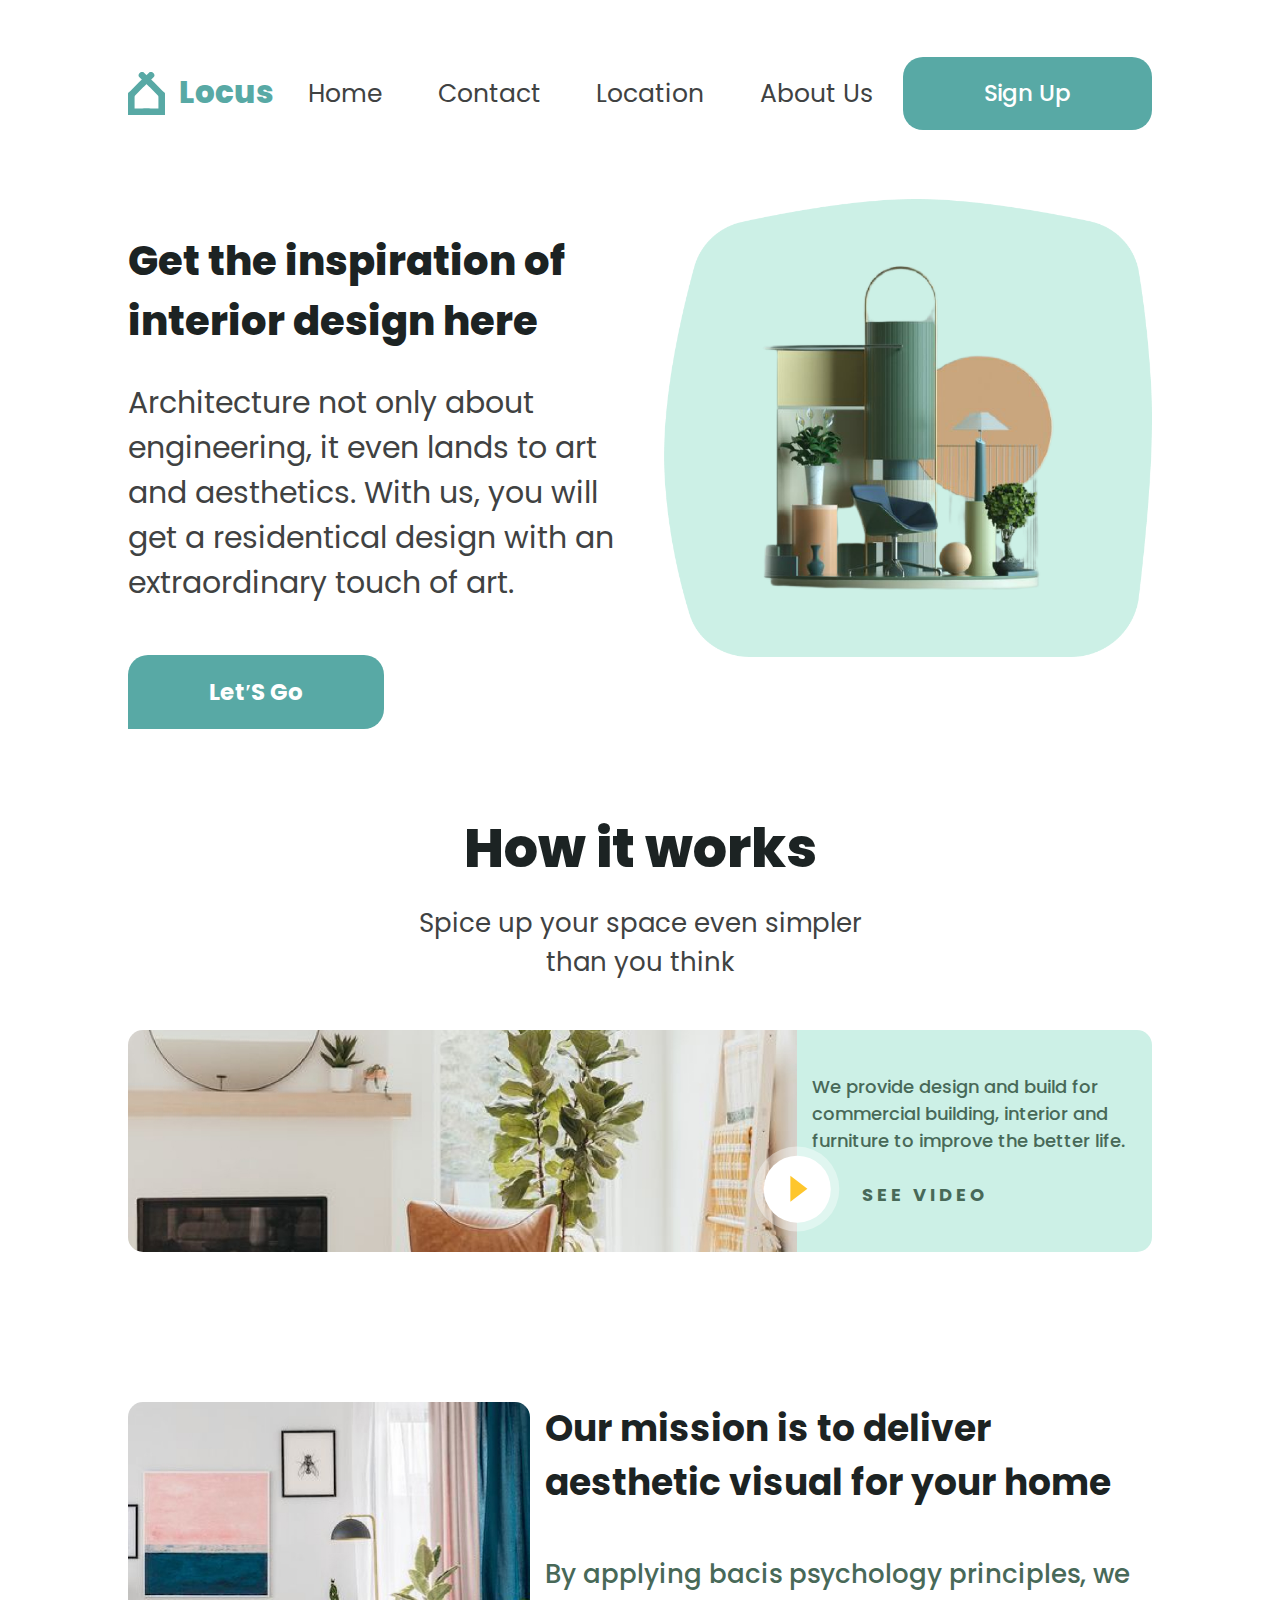
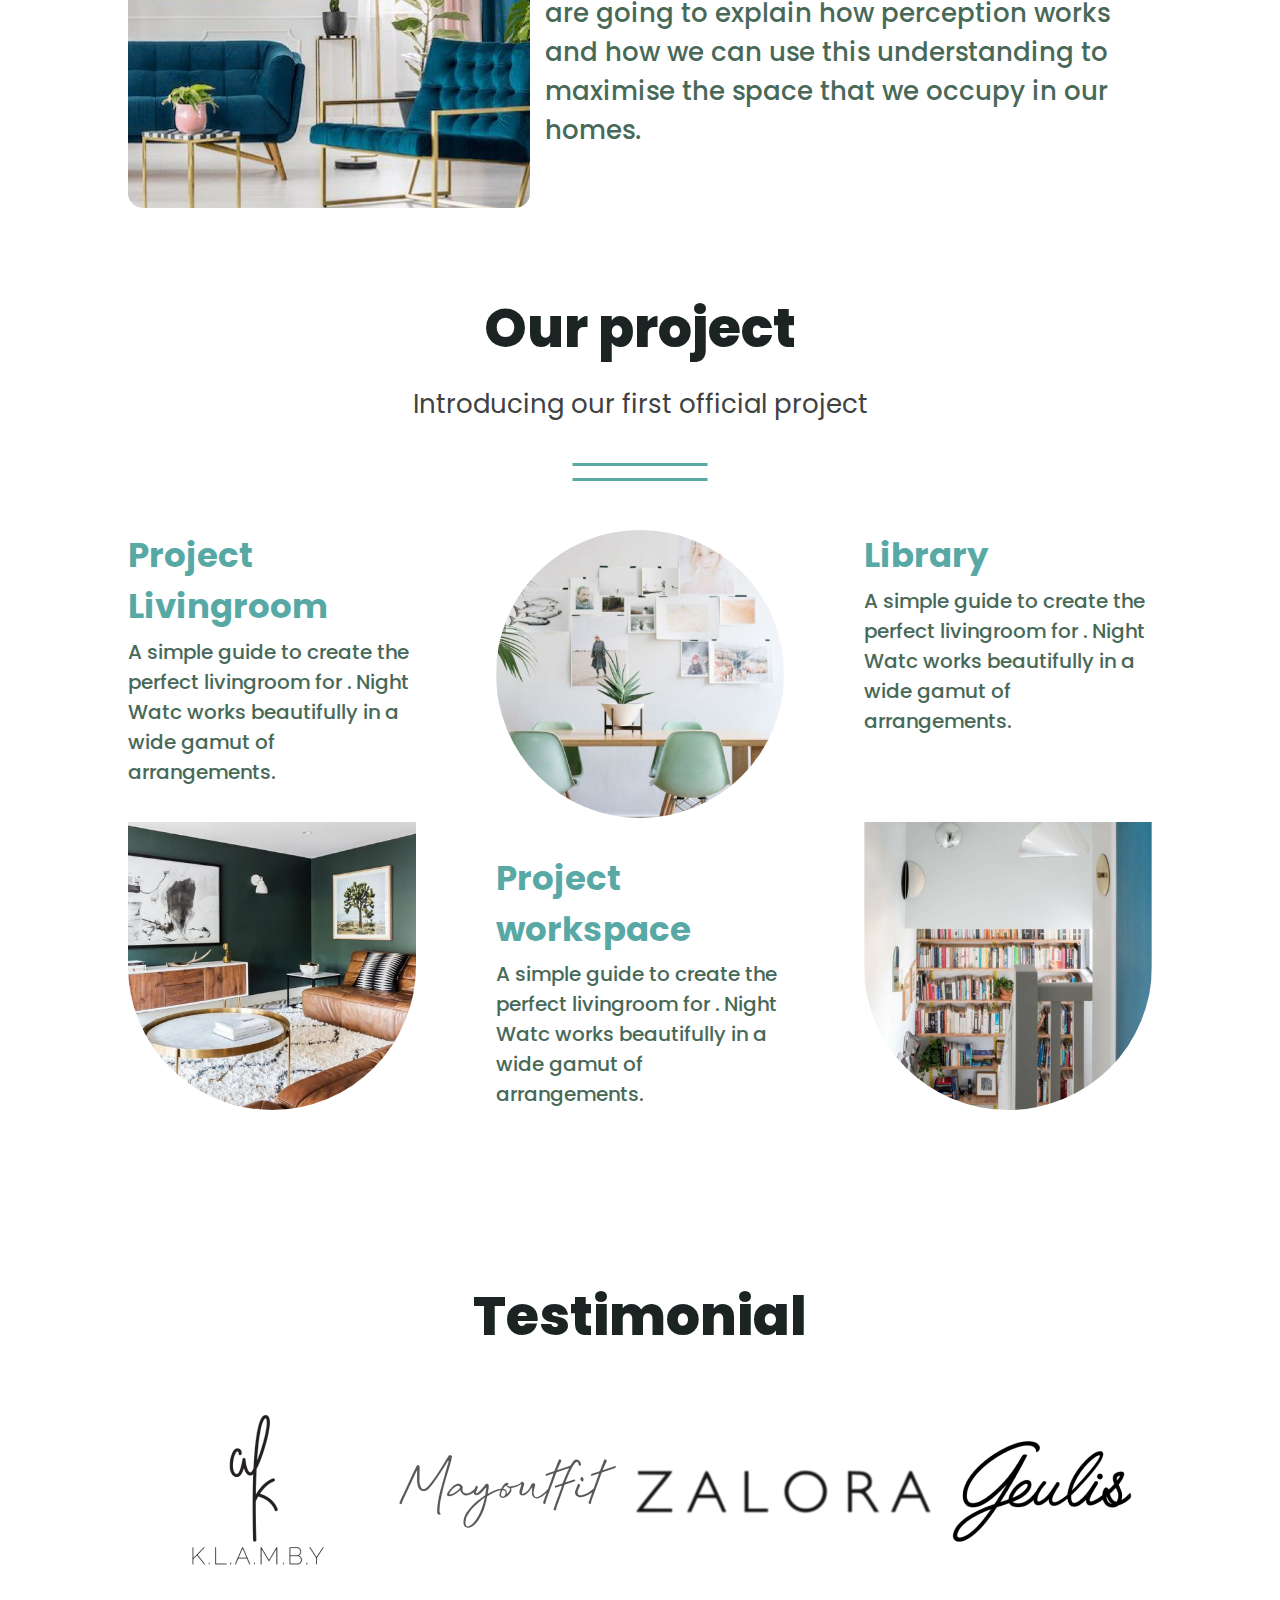
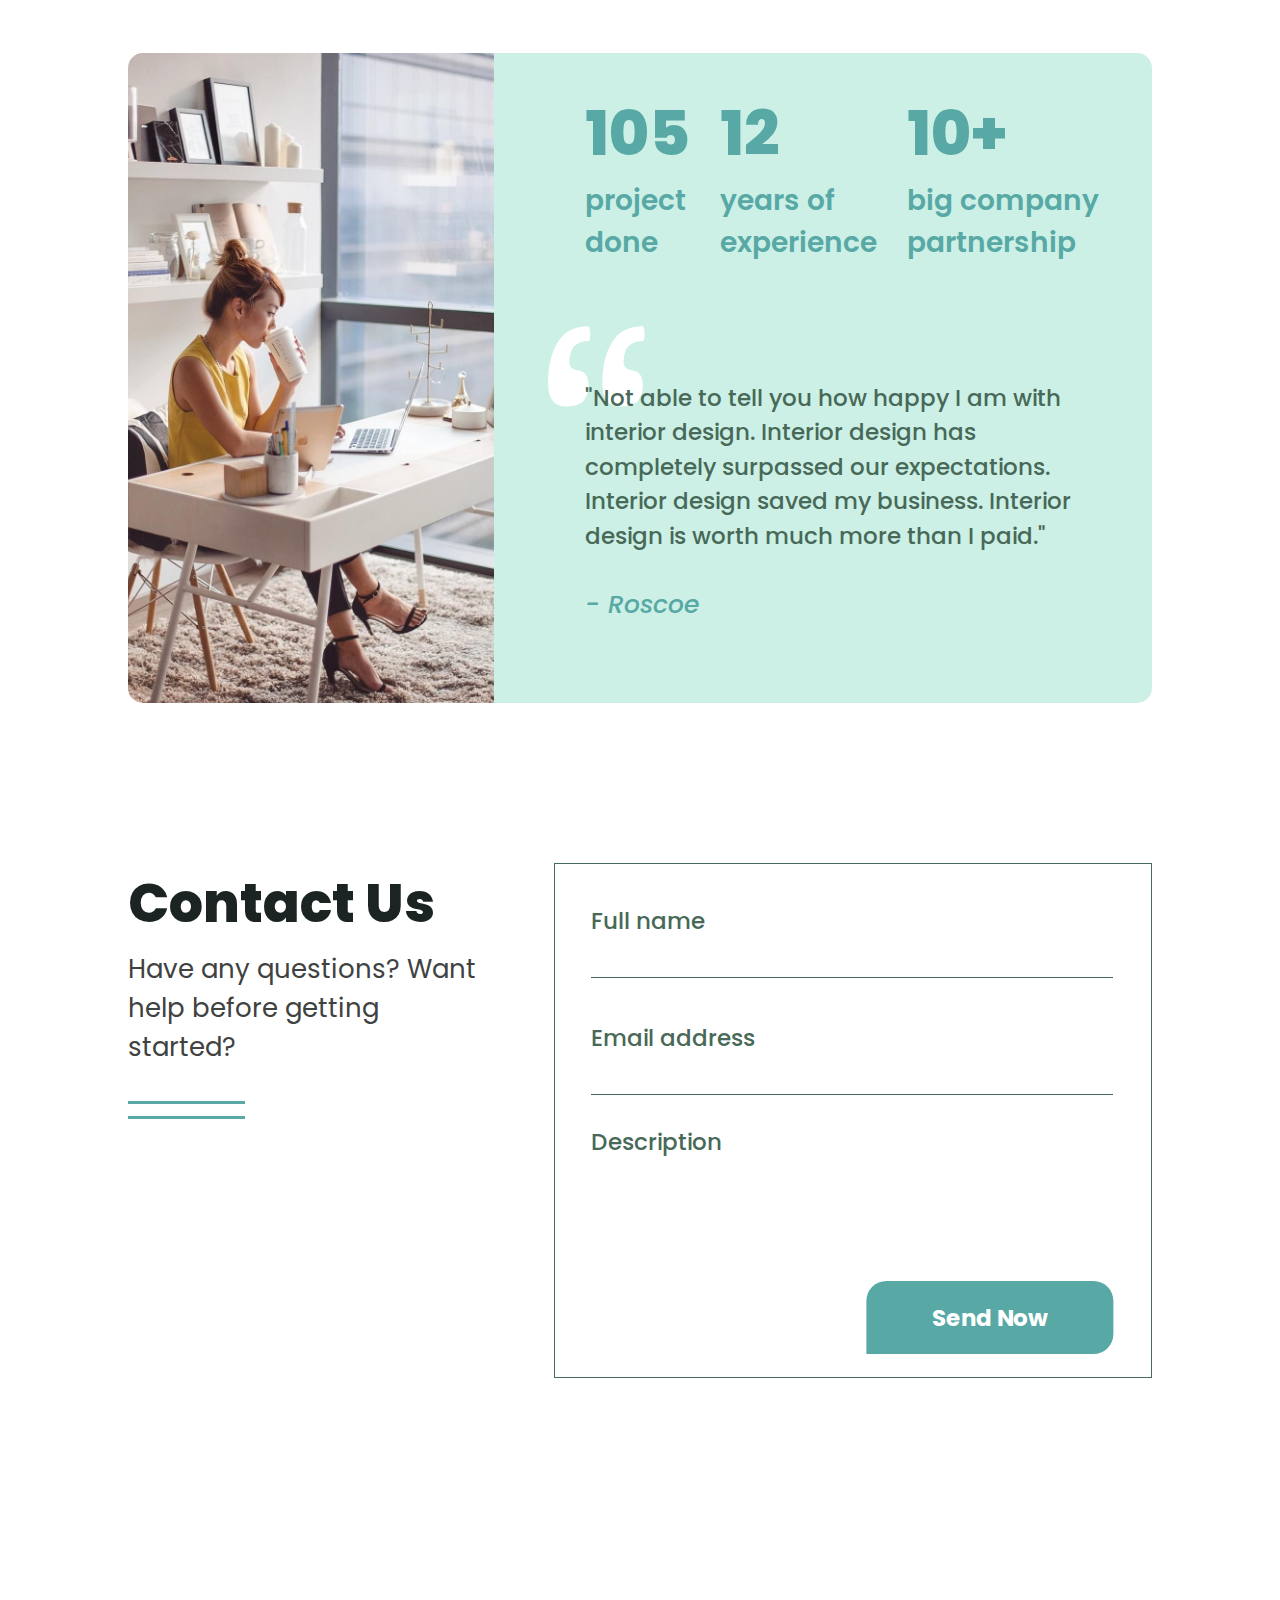
<file: index.html>
<!DOCTYPE html>
<html lang="en">

	<head>
		<meta charset="UTF-8">
		<meta http-equiv="X-UA-Compatible" content="IE=edge">
		<meta name="viewport" content="width=device-width, initial-scale=1.0">
		<link rel="stylesheet" href="css/style.css">
		<title>Locus</title>
	</head>

	<body class="page">
		<header id="open" class="header">
			<div id="close" class="header__wrapper">
				<div class="header__container">
					<div class="header__inner">
						<div href="" class="header__logo logo">
							<div class="logo__image">
								<img class="logo__item" src="img/header/logo.svg" alt="Логотип">
							</div >
							<a href="#" class="logo__name logo__name_active logo__name_hover">locus</a>
						</div>
						<nav class="header__menu menu">
							<ul class="menu__items">
								<li class="menu__item"><a href="#" class=" menu__link menu__link_active  menu__link_hover ">home</a></li>
								<li class="menu__item"><a href="#" class=" menu__link menu__link_active  menu__link_hover ">contact</a></li>
								<li class="menu__item"><a href="#" class=" menu__link menu__link_active  menu__link_hover ">location</a></li>
								<li class="menu__item"><a href="#" class=" menu__link menu__link_active  menu__link_hover ">about us</a></li>
							</ul>
						</nav>
						<button class="header__button button button_hover button_active">sign up</button>
						<a href="#" class="header__sign-up header__sign-up_active">
							<img class="header__sign-up-image" src="img/header/sign-up.svg" alt="sign-up">
						</a>
						<div class="header__menu-burger"></div>
						<a class="burger-link" href="#open"></a>
						<a class="close-burger" href="#close"></a>
					</div>
				</div>
			</div >
		</header>
		<main class="main">
			<section class="about">
				<div class="about__wrapper">
					<div class="about__container">
						<div class="about__inner">
							<div class="about__content-block">
								<div class="about__information">
									<h1 class="about__title title">Get the inspiration of interior design here</h1>
									<p class="about__text text">Architecture not only about engineering, it even  lands to art and aesthetics. With us, you will get  a residentical design with an extraordinary touch  of art.</p>
								</div>
								<button class="about__button button button_active button_hover">Let&prime;s go</button>
							</div>
							<div class="about__image-block">
								<img class="about__image" src="img/about/main-photo.png" alt="Фурнитура">
							</div>
						</div>
					</div>
				</div>
			</section>
			<section class="mission">
				<div class="mission__wrapper">
					<div class="mission__container">
						<div class="mission__inner">
							<div class="mission__title-block">
								<h2 class="mission__title title">How it works</h2>
								<p class="mission__text text">Spice up your space even simpler than you think</p>
							</div >
							<div class="mission__video-block video-block">
								<div class="video-block__block">
									<video class="video-block__video" poster="img/mission/video-foto_1063_on_350.jpg" src="#"></video>
								</div >
								<div class="video-block__inner">
									<div class="video-block__content">
										<p class="video-block__title-block">We provide design and build for commercial building, interior and furniture to improve the better life. </p>
										<span class="video-block__player-text">see video</span>
									</div >
									<div class="video-block__play-button">
										<span></span>
									</div>
								</div>
							</div>
							<section class="mission__aesthetics aesthetics">
								<div class="aesthetics__image-block">
									<img class="aesthetics__image" src="img/mission/sofa_642x650.jpg" alt="Эстетичные вид диванов">
								</div >
								<div class="aesthetics__inner">
									<div class="aesthetics__content">
										<h3 class="aesthetics__title">Our mission is to deliver aesthetic visual for your home</h3>
										<p class="aesthetics__text">By applying bacis psychology principles,  we are going to explain how perception  works and how we can use this understanding  to maximise the space that we occupy in  our homes.</p>
									</div >
								</div >
							</section>
						</div>
					</div>
				</div>
			</section>
			<section class="project">
				<div class="project__wrapper">
					<div class="project__container">
						<div class="project__inner">
							<div class="project__title-block">
								<h2 class="project__title title">Our project </h2>
								<p class="project__text text">Introducing our first official project</p>
							</div>
							<div class="project__content content-project">
								<a href="#" class="content-project__item content-project__item_hover">
									<div class="content-project__text">
										<h3 class="content-project__title">Project Livingroom</h3>
										<p class="content-project__description">A simple guide to create the perfect livingroom for . Night Watc works beautifully in a wide gamut of arrangements.</p>
									</div >
									<div class="content-project__image-block ">
										<img class="content-project__image" src="img/project/livingroom.jpg" alt="Жилая комната">
									</div>
								</a>
								<a href="#" class="content-project__item content-project__item_circle content-project__item_hover">
									<div class="content-project__text content-project__text_circle">
										<h3 class="content-project__title">Project workspace</h3>
										<p class="content-project__description content-project__description_circle">A simple guide to create the perfect livingroom for . Night Watc works beautifully in a wide gamut of arrangements.</p>
									</div >
									<div class="content-project__image-block  content-project__image-block_circle">
										<img class="content-project__image" src="img/project/workspace.jpg" alt="Жилая комната">
									</div>
								</a>
								<a href="#" class="content-project__item content-project__item_hover">
									<div class="content-project__text">
										<h3 class="content-project__title">Library</h3>
										<p class="content-project__description">A simple guide to create the perfect livingroom for . Night Watc works beautifully in a wide gamut of arrangements.</p>
									</div >
									<div class="content-project__image-block ">
										<img class="content-project__image" src="img/project/library.jpg" alt="Жилая комната">
									</div>
								</a>
							</div>
						</div>
					</div>
				</div>
			</section>
			<section class="testimonial">
				<div class="testimonial__wrapper">
					<div class="testimonial__container">
						<div class="testimonial__inner">
							<h2 class="testimonial__title-block">
								<div class="testimonial__title title">Testimonial</div>
								<div class="testimonial__signatures">
									<img class="testimonial__image" src="img/testimonial/signature1.png" alt="Подпись">
									<img class="testimonial__image" src="img/testimonial/signature2.png" alt="Подпись">
									<img class="testimonial__image" src="img/testimonial/signature3.png" alt="Подпись">
									<img class="testimonial__image" src="img/testimonial/signature4.png" alt="Подпись">
								</div>
							</h2>
							<div class="testimonial__content-block testimonial-content">
								<div class="testimonial-content__image-block">
									<img class="testimonial-content__image" src="img/testimonial/photo-testimonial.jpg" alt="Девушка с компьютером">
								</div >
								<div class="testimonial-content__text-block">
									<div class="testimonial-content__statistic testimonial-statistic">
										<div class="testimonial-statistic__item">
											<div class="testimonial-statistic__number">105</div>
											<div class="testimonial-statistic__description">project done</div>
										</div >
										<div class="testimonial-statistic__item">
											<div class="testimonial-statistic__number">12</div>
											<div class="testimonial-statistic__description">years of experience</div>
										</div >
										<div class="testimonial-statistic__item">
											<div class="testimonial-statistic__number">10+</div>
											<div class="testimonial-statistic__description">big company partnership</div>
										</div >
									</div>
									<div class="testimonial-content__quote-block">
										<img class="testimonial-content__quote-image" src="img/testimonial/quote.svg" alt="Фото кавычек">
										<blockquote class="testimonial-content__quote">"Not able to tell you how happy I am with interior design. Interior design has completely surpassed our expectations. Interior design saved my business. Interior design is worth much more than I paid."</blockquote>
										<cite class="testimonial-content__author">- Roscoe</cite>
									</div>
								</div>
							</div>
						</div>
					</div>
				</div>
			</section>
		</main>
		<footer class="footer" id="contact">
			<div class="footer__wrapper">
				<div class="footer__container">
					<div class="footer__inner">
						<div class="footer__title-block">
							<h2 class="footer__title title">Contact us</h2>
							<p class="footer__text text">Have any questions? Want help before getting started?</p>
						</div>
						<form class="footer__form-block form" action="#" method="post" enctype="multipart/form-data">
							<div class="form__input-columns">
								<label class="form__label" for="form__input-name">Full name</label>
								<input placeholder=" " class="form__input-place form__focus" tabindex="1" type="text" id="form__input-name" required>
							</div>
							<div class="form__input-columns">
								<label class="form__label" for="form__input-email">Email address</label>
								<input placeholder=" " class="form__input-place form__focus" tabindex="2" type="email" id="form__input-email" required>
							</div>
							<div class="form__description-columns">
								<label class="form__label" for="form__textarea-description">Description</label>
								<textarea placeholder=" " class="form__textarea-place form__focus" tabindex="3"  id="form__textarea-description" rows="3" cols="1" required></textarea>
							</div>
							<button class="form__input-button button button_hover button_active" tabindex="4" type="submit" value="submit">Send now</button>
						</form>
					</div>
				</div>
			</div>
		</footer>
	</body>

</html>
</file>
<file: css/style.css>
@charset "UTF-8";
/*Обнуление элементов*/
@import url("https://fonts.googleapis.com/css2?family=DM+Sans:wght@500&family=Poppins:wght@400;500;600;700;800&display=swap");
* {
	padding: 0;
	margin: 0;
	border: 0;
}

*, *:before, *:after {
	-webkit-box-sizing: border-box;
	box-sizing: border-box;
}

:focus, :active {
	outline: none;
}

a:focus, a:active {
	outline: none;
}

nav, footer, header, aside {
	display: block;
}

html, body {
	height: 100%;
	width: 100%;
	font-size: 100%;
	line-height: 1;
	font-size: 14px;
	-ms-text-size-adjust: 100%;
	-moz-text-size-adjust: 100%;
	-webkit-text-size-adjust: 100%;
}

input, button, textarea {
	font-family: inherit;
}

input::-ms-clear {
	display: none;
}

button {
	cursor: pointer;
}

button::-moz-focus-inner {
	padding: 0;
	border: 0;
}

a, a:visited {
	text-decoration: none;
}

a:hover {
	text-decoration: none;
}

ul li {
	list-style: none;
}

img {
	vertical-align: top;
}

h1, h2, h3, h4, h5, h6 {
	font-size: inherit;
	font-weight: 400;
}

/*/Обнуление элементов*/
[class*=__container] {
	max-width: 1612px;
	margin: 0 auto;
	padding: 0 15px;
	-webkit-box-sizing: content-box;
	        box-sizing: content-box;
}
@media (max-width: 1612px) {
	[class*=__container] {
		max-width: 1440px;
	}
}
@media (max-width: 1439.98px) {
	[class*=__container] {
		max-width: 1024px;
	}
}
@media (max-width: 1023.98px) {
	[class*=__container] {
		max-width: 768px;
	}
}

.page {
	display: -webkit-box;
	display: -ms-flexbox;
	display: flex;
	-webkit-box-orient: vertical;
	-webkit-box-direction: normal;
	    -ms-flex-direction: column;
	        flex-direction: column;
	font-family: "Poppins";
	font-style: normal;
	-webkit-tap-highlight-color: transparent;
}

.main {
	-webkit-box-flex: 1;
	    -ms-flex: 1 1 auto;
	        flex: 1 1 auto;
}

.testimonial__content-block, .aesthetics__image-block, .mission__video-block {
	border-radius: 15px;
	overflow: hidden;
	-webkit-transition: 0.3s cubic-bezier(0.075, 0.82, 0.165, 1);
	transition: 0.3s cubic-bezier(0.075, 0.82, 0.165, 1);
}
.testimonial__content-block:hover, .aesthetics__image-block:hover, .mission__video-block:hover {
	border-radius: 3px;
}

@-webkit-keyframes flashing-form {
	0% {
		background-color: white;
	}
	100% {
		background-color: rgba(204, 240, 230, 0.1568627451);
	}
}

@keyframes flashing-form {
	0% {
		background-color: white;
	}
	100% {
		background-color: rgba(204, 240, 230, 0.1568627451);
	}
}
.button {
	padding: 0.86em 3.52em;
	font-weight: 700;
	text-transform: capitalize;
	font-size: calc(20px + (100vw - 320px) / 320);
	line-height: 1.48;
	text-align: left;
	color: #ffffff;
	background-color: #58A9A5;
	border-radius: 20px 20px 20px 0px;
	-webkit-transition: 50ms;
	transition: 50ms;
	white-space: nowrap;
	caret-color: transparent;
}
@media (min-width: 1920px) {
	.button {
		font-size: 25px;
	}
}
.button_hover:hover {
	background-color: #67b9b7;
}
.button_active:active {
	background-color: #FEC62D;
}

.header__wrapper {
	padding: 4.42vw 0;
}
@media (min-width: 1921px) {
	.header__wrapper {
		padding: 85px 0;
	}
}
.header__inner {
	display: -webkit-box;
	-webkit-box-align: center;
	    -ms-flex-align: center;
	        align-items: center;
	-webkit-box-pack: justify;
	    -ms-flex-pack: justify;
	        justify-content: space-between;
	position: relative;
}
@media (max-width: 1440px) {
	.header__inner {
		display: -webkit-box;
		display: -ms-flexbox;
		display: flex;
	}
}
.header__logo {
	display: -webkit-box;
	display: -ms-flexbox;
	display: flex;
	-webkit-box-align: center;
	    -ms-flex-align: center;
	        align-items: center;
	caret-color: transparent;
}
.header__menu {
	padding: 0 20px 0 15px;
	-webkit-box-flex: 0;
	    -ms-flex: 0 1 655px;
	        flex: 0 1 655px;
}
.header__button {
	font-weight: 500;
	border-radius: 20px;
}
.header__menu-burger, .header__menu-burger::before, .header__menu-burger::after {
	display: none;
	position: relative;
	width: 45px;
	height: 5px;
	background-color: #58A9A5;
	border-radius: 5px;
	caret-color: transparent;
}
.header__menu-burger::before, .header__menu-burger::after {
	content: " ";
	position: absolute;
	right: 0;
}
.header__menu-burger::before {
	top: -15px;
}
.header__menu-burger::after {
	top: 10px;
}
.header__sign-up {
	display: none;
}
.header__sign-up_active:active {
	width: 58px;
}

.logo__image {
	margin-right: 4px;
	width: 37px;
}
.logo__item {
	max-width: 100%;
	position: relative;
}
.logo__name {
	padding: 5px 10px;
	font-family: "Poppins";
	font-style: normal;
	font-weight: 800;
	font-size: calc(25px + (100vw - 320px) / 160);
	line-height: 1.48;
	text-align: left;
	text-transform: capitalize;
	color: #58A9A5;
	caret-color: transparent;
}
@media (min-width: 1920px) {
	.logo__name {
		font-size: 35px;
	}
}
.logo__name_hover:hover {
	color: #67b9b7;
}
.logo__name_active:active {
	color: #FEC62D;
}

.menu__items {
	display: -webkit-box;
	display: -ms-flexbox;
	display: flex;
	-webkit-box-pack: justify;
	    -ms-flex-pack: justify;
	        justify-content: space-between;
}
.menu__item {
	text-align: center;
}
.menu__link {
	position: relative;
	padding: 5px 10px;
	font-weight: 400;
	text-transform: capitalize;
	font-size: 25px;
	line-height: 1.5;
	color: #404242;
	caret-color: transparent;
}
.menu__link::before {
	-webkit-transition: left 200ms ease-in-out, width 200ms, background-color 200ms;
	transition: left 200ms ease-in-out, width 200ms, background-color 200ms;
	-webkit-transition-timing-function: ease-in-out;
	        transition-timing-function: ease-in-out;
	content: " ";
	position: absolute;
	bottom: -4px;
	left: 0;
	width: 0;
	border-radius: 21px;
	height: 6px;
	background-color: transparent;
}
.menu__link_hover:hover {
	color: #67b9b7;
	text-shadow: 0 0 1px #58A9A5, 0 0 1px #58A9A5, 0 0 1px #58A9A5, 0 0 1px #58A9A5, 0 0 1px #58A9A5;
}
.menu__link_hover:hover:hover::before {
	left: 25%;
	width: 50%;
	background-color: #FEC62D;
}
.menu__link_active:active {
	color: #FEC62D;
}

@media (max-width: 1023.98px) {
	.header__logo {
		margin-right: auto;
		position: relative;
		z-index: 3;
	}
	.header__menu {
		position: fixed;
		z-index: 2;
		top: 0;
		right: -100%;
		height: 100vh;
		width: 300px;
		padding-top: calc(60px + 9vw);
		overflow: auto;
		background-color: #486958;
	}
	.header__menu::before {
		content: " ";
		position: fixed;
		top: 0;
		right: -100%;
		height: calc(60px + 9vw);
		width: 300px;
		background-color: #486958;
		z-index: 1;
	}
}
@media (max-width: 1023.98px) and (max-width: 500px) {
	.header__menu::before {
		width: 100vw;
	}
}
@media (max-width: 1023.98px) and (max-width: 500px) {
	.header__menu {
		width: 100vw;
	}
}
@media (max-width: 1023.98px) {
	.header__button {
		margin-right: 30px;
		position: relative;
		z-index: 3;
	}
}
@media (max-width: 1023.98px) {
	.header__menu-burger, .header__menu-burger::before, .header__menu-burger::after {
		position: relative;
		z-index: 3;
		display: block;
	}
}
@media (max-width: 1023.98px) {
	.header__button {
		display: none;
	}
}
@media (max-width: 1023.98px) {
	.header__sign-up {
		position: absolute;
		z-index: 3;
		right: 60px;
		top: 0;
		width: 53px;
		display: block;
	}
	.header__sign-up_active:active {
		top: -2px;
		right: 58px;
		width: 58px;
	}
}
@media (max-width: 1023.98px) {
	.header__sign-up-image {
		max-width: 100%;
		display: block;
	}
}
@media (max-width: 1023.98px) {
	.menu__items {
		-webkit-box-orient: vertical;
		-webkit-box-direction: normal;
		    -ms-flex-direction: column;
		        flex-direction: column;
	}
	.menu__item {
		margin: 0 0 20px 0;
	}
	.menu__item:last-child {
		margin: 0;
	}
	.menu__link {
		color: #ffffff;
	}
}
.burger-link,
.close-burger {
	position: absolute;
	z-index: 3;
	top: 2px;
	right: -2px;
	height: 50px;
	width: 55px;
}

.close-burger {
	display: none;
}

.header:target .header__menu, .header:target .header__menu::before {
	-webkit-transition: 1s;
	transition: 1s;
	right: 0;
}

.header:target .close-burger {
	display: block;
}

.header__wrapper:target .header__menu, .header__wrapper:target .header__menu::before {
	-webkit-transition: 1s;
	transition: 1s;
	right: -100%;
}

.header:target .header__menu-burger::before {
	-webkit-transform: rotate(315deg);
	        transform: rotate(315deg);
	background-color: #FEC62D;
	top: 0px;
	-webkit-transition: 1s;
	transition: 1s;
}

.header:target .header__menu-burger {
	background-color: transparent;
	-webkit-transition: 0.2s;
	transition: 0.2s;
}

.header:target .header__menu-burger::after {
	-webkit-transform: rotate(-315deg);
	        transform: rotate(-315deg);
	background-color: #FEC62D;
	top: -4px;
	-webkit-transition: 1s;
	transition: 1s;
}

.header__wrapper:target .header__menu-burger::before {
	-webkit-transform: rotate(0deg);
	        transform: rotate(0deg);
	background-color: #58A9A5;
	top: -15px;
	-webkit-transition: 1s;
	transition: 1s;
}

.header__wrapper:target .header__menu-burger {
	background-color: #58A9A5;
	-webkit-transition: 0.3s 0.7s;
	transition: 0.3s 0.7s;
}

.header__wrapper:target .header__menu-burger::after {
	-webkit-transform: rotate(0deg);
	        transform: rotate(0deg);
	background-color: #58A9A5;
	top: 10px;
	-webkit-transition: 1s;
	transition: 1s;
}

.title {
	font-weight: 800;
	font-size: calc(30px + (100vw - 320px) / 40);
	line-height: 1.5;
	text-align: left;
	text-align: center;
	color: #1C2323;
}
@media (min-width: 1920px) {
	.title {
		font-size: 70px;
	}
}

.text {
	font-weight: 400;
	font-size: calc(20px + (100vw - 320px) / 160);
	line-height: 1.5;
	text-align: left;
	text-align: center;
	color: #404242;
}
@media (min-width: 1920px) {
	.text {
		font-size: 30px;
	}
}

.about__wrapper {
	padding: 1vw 0 3.1vw 0;
}
@media (min-width: 1921px) {
	.about__wrapper {
		padding: 1.43rem 0 4.29rem 0;
	}
}
.about__title {
	text-align: left;
	margin: 0 0 0.71em 0;
}
@media (min-width: 1024px) and (max-width: 1440px) {
	.about__title {
		font-size: 40px;
		line-height: 1.5;
	}
}
.about__text {
	text-align: left;
	margin: 0 0 1.67em 0;
}
@media (min-width: 1024px) and (max-width: 1440px) {
	.about__text {
		font-size: 30px;
		line-height: 1.5;
	}
}
@media (max-width: 400px) {
	.about__button {
		width: 100%;
		text-align: center;
	}
}
.about__image {
	max-width: 100%;
}

@media (max-width: 1023.98px) {
	.about__inner {
		-webkit-box-orient: vertical;
		-webkit-box-direction: normal;
		    -ms-flex-direction: column;
		        flex-direction: column;
	}
	.about__content-block {
		margin: 0 0 1.42rem 0;
	}
	.about__title {
		text-align: center;
		margin: 0 0 0.28em 0;
	}
	.about__text {
		text-align: justify;
		margin: 0 0 0.66em 0;
	}
}
@media (min-width: 1024px) {
	.about__inner {
		display: -webkit-box;
		display: -ms-flexbox;
		display: flex;
	}
	.about__content-block {
		-webkit-box-flex: 0;
		    -ms-flex: 0 1 50%;
		        flex: 0 1 50%;
		margin: 0 3.7vw 0 0;
		padding: 2.5vw 0 0 0;
	}
}
@media (min-width: 1024px) and (min-width: 1921px) {
	.about__content-block {
		padding: 3.43rem 0 0 0;
		margin: 0 5.07rem 0 0;
		-webkit-box-flex: 0;
		    -ms-flex: 0 1 53.07rem;
		        flex: 0 1 53.07rem;
	}
}
@media (min-width: 1024px) {
	.about__image-block {
		-webkit-box-flex: 0;
		    -ms-flex: 0 1 50%;
		        flex: 0 1 50%;
	}
}
@media (min-width: 1024px) and (min-width: 1921px) {
	.about__image-block {
		-webkit-box-flex: 0;
		    -ms-flex: 0 1 59.57rem;
		        flex: 0 1 59.57rem;
	}
}
.mission__wrapper {
	padding: 3.125vw 0;
}
@media (min-width: 1921px) {
	.mission__wrapper {
		padding: 4.286rem 0;
	}
}
.mission__title-block {
	margin: 0 0 3.7vw 0;
	display: -webkit-box;
	display: -ms-flexbox;
	display: flex;
	-webkit-box-orient: vertical;
	-webkit-box-direction: normal;
	    -ms-flex-direction: column;
	        flex-direction: column;
	-webkit-box-align: center;
	    -ms-flex-align: center;
	        align-items: center;
}
@media (max-width: 1024px) {
	.mission__title-block {
		margin: 0 0 1.43rem 0;
	}
}
.mission__title {
	margin: 0 0 0.28em 0;
}
.mission__video-block {
	margin: 0 0 7.8vw 0;
}
@media (max-width: 1023.98px) {
	.mission__video-block {
		display: -webkit-box;
		display: -ms-flexbox;
		display: flex;
		-webkit-box-orient: vertical;
		-webkit-box-direction: reverse;
		    -ms-flex-direction: column-reverse;
		        flex-direction: column-reverse;
	}
}

.video-block__block {
	display: block;
}
.video-block__video {
	width: 100%;
	height: 100%;
	-o-object-fit: cover;
	   object-fit: cover;
}
.video-block__inner {
	position: relative;
	padding: 15px;
	background-color: #CCF0E6;
}
.video-block__title-block {
	margin: 0 0 2.1vw 0;
	font-weight: 500;
	font-size: calc(15px + (100vw - 320px) / 320);
	line-height: 1.5;
	text-align: left;
	text-align: justify;
	color: #486958;
}
@media (min-width: 1920px) {
	.video-block__title-block {
		font-size: 20px;
	}
}
.video-block__player-text {
	-ms-flex-item-align: start;
	    align-self: flex-start;
	font-weight: 700;
	text-transform: uppercase;
	letter-spacing: 4px;
	font-size: calc(15px + (100vw - 320px) / 320);
	line-height: 1.5;
	text-align: left;
	color: #486958;
}
@media (min-width: 1920px) {
	.video-block__player-text {
		font-size: 20px;
	}
}
@media (min-width: 1024px) and (max-width: 1439.98px) {
	.video-block__player-text {
		position: relative;
		left: 50px;
	}
}
.video-block__play-button {
	position: absolute;
	bottom: 5.57vw;
	left: 0;
	display: -webkit-box;
	display: -ms-flexbox;
	display: flex;
	-webkit-box-align: center;
	    -ms-flex-align: center;
	        align-items: center;
	-webkit-box-pack: center;
	    -ms-flex-pack: center;
	        justify-content: center;
	cursor: pointer;
}
.video-block__play-button::before, .video-block__play-button span, .video-block__play-button::after {
	position: absolute;
	left: 0;
	caret-color: transparent;
}
.video-block__play-button::before {
	content: " ";
	width: 6.67vw;
	height: 6.67vw;
	background-color: rgba(255, 255, 255, 0.4);
	border-radius: 50%;
	-webkit-transform: translate(-50%, 10%);
	        transform: translate(-50%, 10%);
}
.video-block__play-button span {
	width: 5.2vw;
	height: 5.2vw;
	background-color: #ffffff;
	border-radius: 50%;
	-webkit-transform: translate(-50%, 13%);
	        transform: translate(-50%, 13%);
}
.video-block__play-button::after {
	content: " ";
	border-top: 1.08vw solid transparent;
	border-left: 1.4vw solid #FEC62D;
	border-bottom: 1.08vw solid transparent;
	-webkit-transform: translate(-39%, 30%);
	        transform: translate(-39%, 30%);
}
@media (min-width: 1920px) {
	.video-block__play-button {
		bottom: 7.5rem;
	}
	.video-block__play-button::before {
		width: 9.14rem;
		height: 9.14rem;
	}
	.video-block__play-button span {
		width: 7.14rem;
		height: 7.14rem;
	}
	.video-block__play-button::after {
		border-top: 1.465rem solid transparent;
		border-left: 1.92rem solid #FEC62D;
		border-bottom: 1.465rem solid transparent;
	}
}
@media (max-width: 977px) {
	.video-block__play-button::before {
		width: 4.64rem;
		height: 4.64rem;
	}
	.video-block__play-button span {
		width: 3.57rem;
		height: 3.57rem;
	}
	.video-block__play-button::after {
		border-top: 0.75rem solid transparent;
		border-left: 0.92rem solid #FEC62D;
		border-bottom: 0.75rem solid transparent;
	}
}

@media (max-width: 1023.98px) {
	.video-block__play-button {
		left: 100%;
		bottom: 5px;
		-webkit-transform: translate(-50px, 0);
		        transform: translate(-50px, 0);
	}
}
@media (min-width: 1024px) {
	.mission__text {
		max-width: 506px;
	}
	.mission__video-block {
		margin: 0 0 10.7rem 0;
	}
	.video-block {
		display: -webkit-box;
		display: -ms-flexbox;
		display: flex;
	}
	.video-block__block {
		-webkit-box-flex: 0;
		    -ms-flex: 0 1 66%;
		        flex: 0 1 66%;
	}
	.video-block__inner {
		-webkit-box-flex: 0;
		    -ms-flex: 0 1 35%;
		        flex: 0 1 35%;
		display: -webkit-box;
		display: -ms-flexbox;
		display: flex;
		-webkit-box-orient: vertical;
		-webkit-box-direction: normal;
		    -ms-flex-direction: column;
		        flex-direction: column;
		-webkit-box-align: center;
		    -ms-flex-align: center;
		        align-items: center;
		-webkit-box-pack: center;
		    -ms-flex-pack: center;
		        justify-content: center;
	}
	.video-block__content {
		max-width: 328px;
	}
	.video-block__title-block {
		text-align: left;
	}
}
.aesthetics {
	display: -webkit-box;
	display: -ms-flexbox;
	display: flex;
}
.aesthetics__image-block {
	width: 100%;
}
.aesthetics__image {
	width: 100%;
	height: 100%;
	-o-object-fit: cover;
	   object-fit: cover;
}
.aesthetics__title {
	margin: 0 0 1.25em 0;
	font-weight: 700;
	font-size: calc(25px + (100vw - 320px) / 106.6666666667);
	line-height: 1.5;
	text-align: left;
	color: #1C2323;
}
@media (max-width: 1023.98px) and (max-width: 1023.98px) {
	.aesthetics__title {
		margin: 0 0 0.5em 0;
	}
}
@media (min-width: 1920px) {
	.aesthetics__title {
		font-size: 40px;
	}
}
.aesthetics__text {
	margin: 0;
	font-weight: 500;
	font-size: calc(20px + (100vw - 320px) / 160);
	line-height: 1.5;
	text-align: left;
	color: #486958;
}
@media (min-width: 1920px) {
	.aesthetics__text {
		font-size: 30px;
	}
}

@media (max-width: 1023.98px) {
	.aesthetics {
		-webkit-box-orient: vertical;
		-webkit-box-direction: reverse;
		    -ms-flex-direction: column-reverse;
		        flex-direction: column-reverse;
		-webkit-box-align: center;
		    -ms-flex-align: center;
		        align-items: center;
	}
	.aesthetics__title {
		text-align: center;
	}
	.aesthetics__text {
		margin: 0 0 1em 0;
		text-align: justify;
	}
}
@media (min-width: 1024px) {
	.aesthetics {
		-webkit-box-pack: justify;
		    -ms-flex-pack: justify;
		        justify-content: space-between;
	}
	.aesthetics__image-block {
		-webkit-box-flex: 0;
		    -ms-flex: 0 1 39.8%;
		        flex: 0 1 39.8%;
		margin: 0 15px 0 0;
	}
	.aesthetics__inner {
		-webkit-box-flex: 0;
		    -ms-flex: 0 1 60.2%;
		        flex: 0 1 60.2%;
		display: -webkit-box;
		display: -ms-flexbox;
		display: flex;
		-webkit-box-pack: center;
		    -ms-flex-pack: center;
		        justify-content: center;
	}
	.aesthetics__content {
		-webkit-box-flex: 0;
		    -ms-flex: 0 1 708px;
		        flex: 0 1 708px;
	}
	.aesthetics__title {
		margin: 0 0 1.25em 0;
		font-weight: 700;
		font-size: calc(30px + (100vw - 320px) / 160);
		line-height: 1.5;
		text-align: left;
		color: #1C2323;
	}
}
@media (min-width: 1024px) and (max-width: 1023.98px) and (max-width: 1023.98px) {
	.aesthetics__title {
		margin: 0 0 0.5em 0;
	}
}
@media (min-width: 1024px) and (min-width: 1920px) {
	.aesthetics__title {
		font-size: 40px;
	}
}
@media (min-width: 1024px) {
	.aesthetics__text {
		font-weight: 500;
		font-size: calc(20px + (100vw - 320px) / 160);
		line-height: 1.5;
		text-align: left;
		color: #486958;
	}
}
@media (min-width: 1024px) and (min-width: 1920px) {
	.aesthetics__text {
		font-size: 30px;
	}
}
.project__wrapper {
	padding: 3.125vw 0 6.5vw 0;
}
@media (min-width: 1921px) {
	.project__wrapper {
		padding: 4.29rem 0 8.923rem 0;
	}
}
.project__title-block {
	margin: 0 0 8.34vw 0;
	position: relative;
}
@media (max-width: 768px) {
	.project__title-block {
		margin: 0 0 1.43rem 0;
	}
}
.project__title-block::before, .project__title-block::after {
	content: " ";
	position: absolute;
	bottom: -3.64rem;
	left: 50%;
	-webkit-transform: translate(-50%, 0);
	        transform: translate(-50%, 0);
	width: 9.64rem;
	height: 3px;
	background-color: #58A9A5;
}
.project__title-block::after {
	bottom: -4.71rem;
}
@media (max-width: 1440px) {
	.project__title-block::before {
		bottom: -3rem;
	}
	.project__title-block::after {
		bottom: -4.07rem;
	}
}
@media (max-width: 1024px) {
	.project__title-block::before {
		bottom: -1.92rem;
	}
	.project__title-block::after {
		bottom: -3rem;
	}
}
@media (max-width: 768px) {
	.project__title-block::before, .project__title-block::after {
		display: none;
	}
}
@media (min-width: 1920px) {
	.project__title-block {
		margin: 0 0 11.42rem 0;
	}
}
.project__title {
	margin: 0 0 0.285em 0;
}
@media (min-width: 1921px) {
	.project__title {
		margin: 0 0 20px 0;
	}
}
.content-project__item {
	display: -webkit-box;
	display: -ms-flexbox;
	display: flex;
	-webkit-box-orient: vertical;
	-webkit-box-direction: normal;
	    -ms-flex-direction: column;
	        flex-direction: column;
}
.content-project__item_hover:hover > .content-project__image-block {
	border-radius: 3px;
	-webkit-transform: scale(110%);
	        transform: scale(110%);
}
.content-project__title {
	margin: 0 0 0.124em 0;
	font-weight: 700;
	font-size: calc(25px + (100vw - 320px) / 106.6666666667);
	line-height: 1.5;
	text-align: left;
	color: #58A9A5;
}
@media (min-width: 1920px) {
	.content-project__title {
		font-size: 40px;
	}
}
.content-project__description {
	margin: 0 0 2.5rem 0;
	font-weight: 500;
	font-size: 20px;
	line-height: 30px;
	color: #486958;
}
@media (max-width: 1024px) {
	.content-project__description {
		margin: 0 0 1.43rem 0;
	}
}
.content-project__image-block {
	max-width: 100%;
	border-radius: 0 0 50% 50%;
	overflow: hidden;
	-webkit-transition: 0.5s cubic-bezier(0.075, 0.82, 0.165, 1);
	transition: 0.5s cubic-bezier(0.075, 0.82, 0.165, 1);
}
.content-project__image-block_circle {
	border-radius: 50%;
}
.content-project__image {
	width: 100%;
	height: 100%;
	-o-object-fit: cover;
	   object-fit: cover;
}

@media (max-width: 767.98px) {
	.content-project__item {
		margin: 0 0 2.14rem 0;
		position: relative;
	}
	.content-project__item::before {
		content: " ";
		position: absolute;
		bottom: -21px;
		left: 50%;
		-webkit-transform: translate(-50%, 0);
		        transform: translate(-50%, 0);
		width: 100%;
		height: 3px;
		background-color: #58A9A5;
		-webkit-transition: 0.5s cubic-bezier(0.075, 0.82, 0.165, 1);
		transition: 0.5s cubic-bezier(0.075, 0.82, 0.165, 1);
	}
}
@media (max-width: 767.98px) and (max-width: 500px) {
	.content-project__item::before {
		height: 2px;
	}
}
@media (max-width: 767.98px) {
	.content-project__item_hover:hover > .content-project__image-block {
		-webkit-transform: scale(100%);
		        transform: scale(100%);
	}
	.content-project__item_hover:hover::before {
		width: 50%;
	}
}
@media (max-width: 767.98px) {
	.content-project__description {
		text-align: justify;
	}
}
@media (min-width: 768px) {
	.project__content {
		display: -webkit-box;
		display: -ms-flexbox;
		display: flex;
	}
	.content-project__item {
		margin: 0 6.25vw 0 0;
		-webkit-box-flex: 0;
		    -ms-flex: 0 1 33.3333%;
		        flex: 0 1 33.3333%;
	}
	.content-project__item:last-child {
		margin: 0;
	}
	.content-project__text {
		-webkit-box-flex: 1;
		    -ms-flex: 1 1 auto;
		        flex: 1 1 auto;
	}
	.content-project__text_circle {
		-webkit-box-ordinal-group: 3;
		    -ms-flex-order: 2;
		        order: 2;
	}
	.content-project__description_circle {
		margin: 0;
	}
	.content-project__image-block_circle {
		-webkit-box-ordinal-group: 2;
		    -ms-flex-order: 1;
		        order: 1;
		margin: 0 0 2.5rem 0;
	}
}
.testimonial__wrapper {
	padding: 6.51vw 0 6.25vw 0;
}
@media (min-width: 1920px) {
	.testimonial__wrapper {
		padding: 8.93rem 0 8.57rem 0;
	}
}
.testimonial__title-block {
	margin: 0 0 3.23vw 0;
}
@media (min-width: 1920px) {
	.testimonial__title-block {
		margin: 0 0 4.43rem 0;
	}
}
.testimonial__title {
	margin: 0 0 1.14vw 0;
}
@media (min-width: 1920px) {
	.testimonial__title {
		margin: 0 0 1.57rem 0;
	}
}
.testimonial__signatures {
	display: -webkit-box;
	display: -ms-flexbox;
	display: flex;
	-webkit-box-pack: space-evenly;
	    -ms-flex-pack: space-evenly;
	        justify-content: space-evenly;
	-webkit-box-align: center;
	    -ms-flex-align: center;
	        align-items: center;
	-ms-flex-wrap: wrap;
	    flex-wrap: wrap;
}
.testimonial__image {
	max-height: 100%;
}
.testimonial-content {
	display: -webkit-box;
	display: -ms-flexbox;
	display: flex;
}
.testimonial-content__image-block {
	-webkit-box-ordinal-group: 3;
	    -ms-flex-order: 2;
	        order: 2;
}
.testimonial-content__image {
	width: 100%;
	-o-object-fit: cover;
	   object-fit: cover;
	-o-object-position: center;
	   object-position: center;
}
.testimonial-content__text-block {
	-webkit-box-ordinal-group: 2;
	    -ms-flex-order: 1;
	        order: 1;
	background-color: #CCF0E6;
}
.testimonial-content__quote-block {
	position: relative;
}
.testimonial-content__quote {
	position: relative;
	z-index: 1;
	margin: 0 0 2.6vw 0;
	font-weight: 500;
	font-size: calc(20px + (100vw - 320px) / 320);
	line-height: 1.5;
	text-align: left;
	color: #486958;
}
@media (min-width: 1920px) {
	.testimonial-content__quote {
		margin: 0 0 3.57rem 0;
	}
}
@media (min-width: 1920px) {
	.testimonial-content__quote {
		font-size: 25px;
	}
}
.testimonial-content__author {
	font-weight: 500;
	font-size: 25px;
	line-height: 38px;
	color: #58A9A5;
}

.testimonial-statistic__number {
	font-weight: 800;
	font-size: calc(50px + (100vw - 320px) / 80);
	line-height: 1.5;
	text-align: left;
	color: #58A9A5;
}
@media (min-width: 1920px) {
	.testimonial-statistic__number {
		font-size: 70px;
	}
}
.testimonial-statistic__description {
	font-weight: 600;
	font-size: calc(25px + (100vw - 320px) / 320);
	line-height: 1.5;
	text-align: left;
	color: #58A9A5;
}
@media (min-width: 1920px) {
	.testimonial-statistic__description {
		font-size: 30px;
	}
}

@media (max-width: 1023.98px) {
	.testimonial__image:not(:first-child) {
		margin: 8px 0;
	}
	.testimonial__image:first-child {
		margin: -15px 0 -30px 0;
	}
	.testimonial-content {
		-webkit-box-orient: vertical;
		-webkit-box-direction: normal;
		    -ms-flex-direction: column;
		        flex-direction: column;
	}
	.testimonial-content__image-block {
		-webkit-box-flex: 0;
		    -ms-flex: 0 1 38.2%;
		        flex: 0 1 38.2%;
	}
	.testimonial-content__image {
		height: 50vw;
	}
	.testimonial-content__text-block {
		padding: 15px;
	}
	.testimonial-content__quote-image {
		display: none;
	}
	.testimonial-content__quote {
		text-align: justify;
	}
	.testimonial-content__statistic {
		margin: 0 0 2.14rem 0;
	}
	.testimonial-statistic__item {
		margin: 0 0 1.95vw 0;
	}
	.testimonial-statistic__number {
		text-align: center;
	}
	.testimonial-statistic__description {
		text-align: center;
	}
}
@media (min-width: 1024px) {
	.testimonial-content {
		height: 50rem;
	}
}
@media (min-width: 1024px) and (max-width: 1760px) {
	.testimonial-content {
		height: 46.4rem;
	}
}
@media (min-width: 1024px) and (max-width: 1439.98px) {
	.testimonial-content {
		height: 46.4rem;
	}
}
@media (min-width: 1024px) and (max-width: 1200px) {
	.testimonial-content {
		height: 42.8rem;
	}
}
@media (min-width: 1024px) {
	.testimonial-content__image-block {
		-webkit-box-ordinal-group: 2;
		    -ms-flex-order: 1;
		        order: 1;
		-webkit-box-flex: 0;
		    -ms-flex: 0 1 615px;
		        flex: 0 1 615px;
	}
}
@media (min-width: 1024px) {
	.testimonial-content__text-block {
		padding: 2.65vw 5.57vw 6.12vw 7.13vw;
		display: -webkit-box;
		display: -ms-flexbox;
		display: flex;
		-webkit-box-orient: vertical;
		-webkit-box-direction: normal;
		    -ms-flex-direction: column;
		        flex-direction: column;
		-webkit-box-ordinal-group: 3;
		    -ms-flex-order: 2;
		        order: 2;
		-webkit-box-flex: 0;
		    -ms-flex: 0 1 997px;
		        flex: 0 1 997px;
	}
}
@media (min-width: 1024px) and (min-width: 1920px) {
	.testimonial-content__text-block {
		padding: 3.64rem 7.64rem 8.5rem 9.83rem;
	}
}
@media (min-width: 1024px) {
	.testimonial-content__image {
		height: 100%;
	}
}
@media (min-width: 1024px) {
	.testimonial-content__quote-image {
		position: absolute;
		top: -55px;
		left: -37px;
	}
}
@media (min-width: 1024px) {
	.testimonial-statistic {
		margin: 0 -15px;
		display: -webkit-box;
		display: -ms-flexbox;
		display: flex;
		-webkit-box-pack: justify;
		    -ms-flex-pack: justify;
		        justify-content: space-between;
		-webkit-box-flex: 1;
		    -ms-flex: 1 1 auto;
		        flex: 1 1 auto;
	}
	.testimonial-statistic__item {
		padding: 0 15px;
	}
	.testimonial-statistic__item:last-child {
		-webkit-box-flex: 0;
		    -ms-flex: 0 0 43%;
		        flex: 0 0 43%;
	}
}
.footer__wrapper {
	padding: 6.25vw 0 17.3vw 0;
}
@media (min-width: 1920px) {
	.footer__wrapper {
		padding: 8.57rem 0 23.8rem 0;
	}
}
.footer__inner {
	display: -webkit-box;
	display: -ms-flexbox;
	display: flex;
	-webkit-box-orient: vertical;
	-webkit-box-direction: normal;
	    -ms-flex-direction: column;
	        flex-direction: column;
}
.footer__title {
	margin: 0 0 0.5vw 0;
}
@media (min-width: 1920px) {
	.footer__title {
		margin: 0 0 0.71rem 0;
	}
}
.footer__form-block:hover {
	-webkit-animation: flashing-form 1.5s ease-in-out infinite alternate;
	        animation: flashing-form 1.5s ease-in-out infinite alternate;
}
.footer__form-block:hover .form__input-place, .footer__form-block:hover .form__textarea-place {
	-webkit-animation: flashing-form 1.5s ease-in-out infinite alternate;
	        animation: flashing-form 1.5s ease-in-out infinite alternate;
}

.form {
	border: 1px solid #486958;
}
.form__input-columns {
	display: -webkit-box;
	display: -ms-flexbox;
	display: flex;
	-webkit-box-orient: vertical;
	-webkit-box-direction: normal;
	    -ms-flex-direction: column;
	        flex-direction: column;
	position: relative;
}
.form__input-columns:first-child {
	margin: 0 0 2.96vw 0;
}
@media (min-width: 1920px) {
	.form__input-columns:first-child {
		margin: 0 0 4.07rem 0;
	}
}
.form__input-columns:nth-child(2) {
	margin: 0 0 1.92vw 0;
}
@media (min-width: 1920px) {
	.form__input-columns:nth-child(2) {
		margin: 0 0 2.64rem 0;
	}
}
.form__input-columns::before {
	content: " ";
	position: absolute;
	bottom: 0;
	left: 0;
	width: 100%;
	height: 1px;
	background-color: #486958;
}
.form__label {
	padding: 5px 5px 5px 0;
	max-width: -webkit-fit-content;
	max-width: -moz-fit-content;
	max-width: fit-content;
	font-weight: 500;
	font-size: calc(20px + (100vw - 320px) / 320);
	line-height: 1.5;
	text-align: left;
	color: #486958;
}
@media (min-width: 1920px) {
	.form__label {
		font-size: 25px;
	}
}
.form__input-place {
	width: 100%;
	font-size: calc(20px + (100vw - 320px) / 320);
	line-height: 1.5;
	text-align: left;
	color: #1C2323;
}
@media (min-width: 1920px) {
	.form__input-place {
		font-size: 25px;
	}
}
.form__description-columns {
	display: -webkit-box;
	display: -ms-flexbox;
	display: flex;
	-webkit-box-orient: vertical;
	-webkit-box-direction: normal;
	    -ms-flex-direction: column;
	        flex-direction: column;
}
.form__textarea-place {
	width: 100%;
	font-size: calc(20px + (100vw - 320px) / 320);
	line-height: 1.5;
	text-align: left;
	color: #1C2323;
	resize: none;
}
@media (min-width: 1920px) {
	.form__textarea-place {
		font-size: 25px;
	}
}
.form__input-button {
	padding: 0.84em 2.84em;
	position: relative;
	top: 0;
	left: 100%;
	-webkit-transform: translate(-100%, 0);
	        transform: translate(-100%, 0);
}
@media (max-width: 500px) {
	.form__input-button {
		width: 100%;
		text-align: center;
	}
}

@media (max-width: 767.98px) {
	.footer__title-block {
		margin: 0 0 1.43rem 0;
	}
	.form {
		padding: 1.07rem;
	}
	.form__description-columns {
		margin: 0 0 1.43rem 0;
	}
}
@media (min-width: 768px) {
	.footer__inner {
		-webkit-box-orient: horizontal;
		-webkit-box-direction: normal;
		    -ms-flex-direction: row;
		        flex-direction: row;
		-webkit-box-pack: justify;
		    -ms-flex-pack: justify;
		        justify-content: space-between;
	}
	.footer__title-block {
		margin: 0 5.5vw 0 0;
		position: relative;
		-webkit-box-flex: 0;
		    -ms-flex: 0 0 29.4rem;
		        flex: 0 0 29.4rem;
		-ms-flex-item-align: start;
		    align-self: flex-start;
	}
}
@media (min-width: 768px) and (min-width: 1920px) {
	.footer__title-block {
		margin: 0 0 7.5rem 0;
	}
}
@media (min-width: 768px) and (max-width: 1614px) {
	.footer__title-block {
		-webkit-box-flex: 0;
		    -ms-flex: 0 0 25.4rem;
		        flex: 0 0 25.4rem;
	}
}
@media (min-width: 768px) and (max-width: 1023.98px) {
	.footer__title-block {
		-webkit-box-flex: 0;
		    -ms-flex: 0 0 19.4rem;
		        flex: 0 0 19.4rem;
	}
}
@media (min-width: 768px) {
	.footer__title-block::before, .footer__title-block::after {
		content: " ";
		position: absolute;
		bottom: -2.64rem;
		left: 0;
		width: 33%;
		height: 3px;
		background-color: #58A9A5;
	}
}
@media (min-width: 768px) {
	.footer__title-block::after {
		bottom: -3.714rem;
	}
}
@media (min-width: 768px) and (max-width: 1023.98px) {
	.footer__title-block::before {
		bottom: -1.92rem;
	}
	.footer__title-block::after {
		bottom: -3rem;
	}
}
@media (min-width: 768px) {
	.footer__title {
		text-transform: capitalize;
		text-align: left;
	}
}
@media (min-width: 768px) {
	.footer__text {
		text-align: left;
	}
}
@media (min-width: 768px) {
	.form {
		padding: 2.8vw 2.96vw 1.82vw 2.8vw;
		-webkit-box-flex: 0;
		    -ms-flex: 0 1 79.2rem;
		        flex: 0 1 79.2rem;
	}
}
@media (min-width: 768px) and (min-width: 1920px) {
	.form {
		padding: 4.07rem 3.85rem 2.5rem 3.9rem;
	}
}
@media (min-width: 768px) {
	.form__description-columns {
		margin: 0 0 1.04vw 0;
	}
}
@media (min-width: 768px) and (min-width: 1920px) {
	.form__description-columns {
		margin: 0 0 1.43rem 0;
	}
}
</file>
